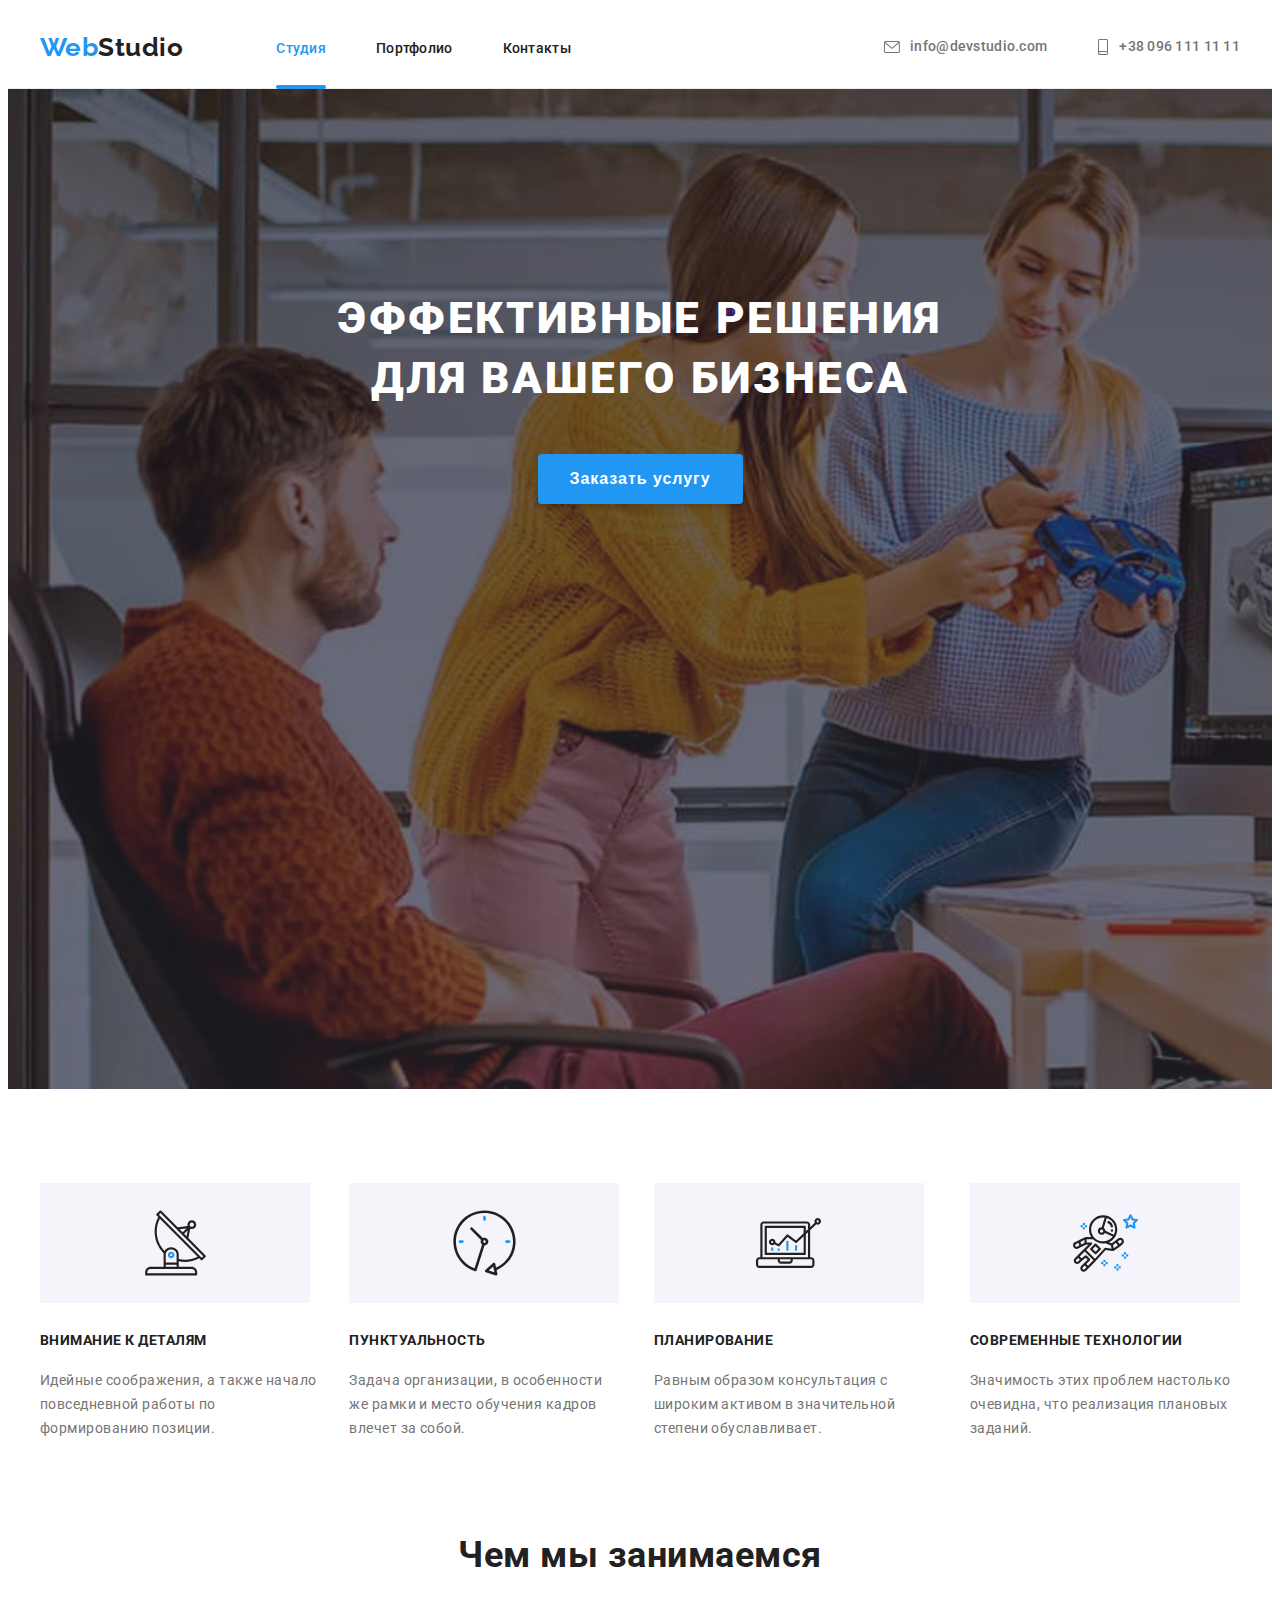
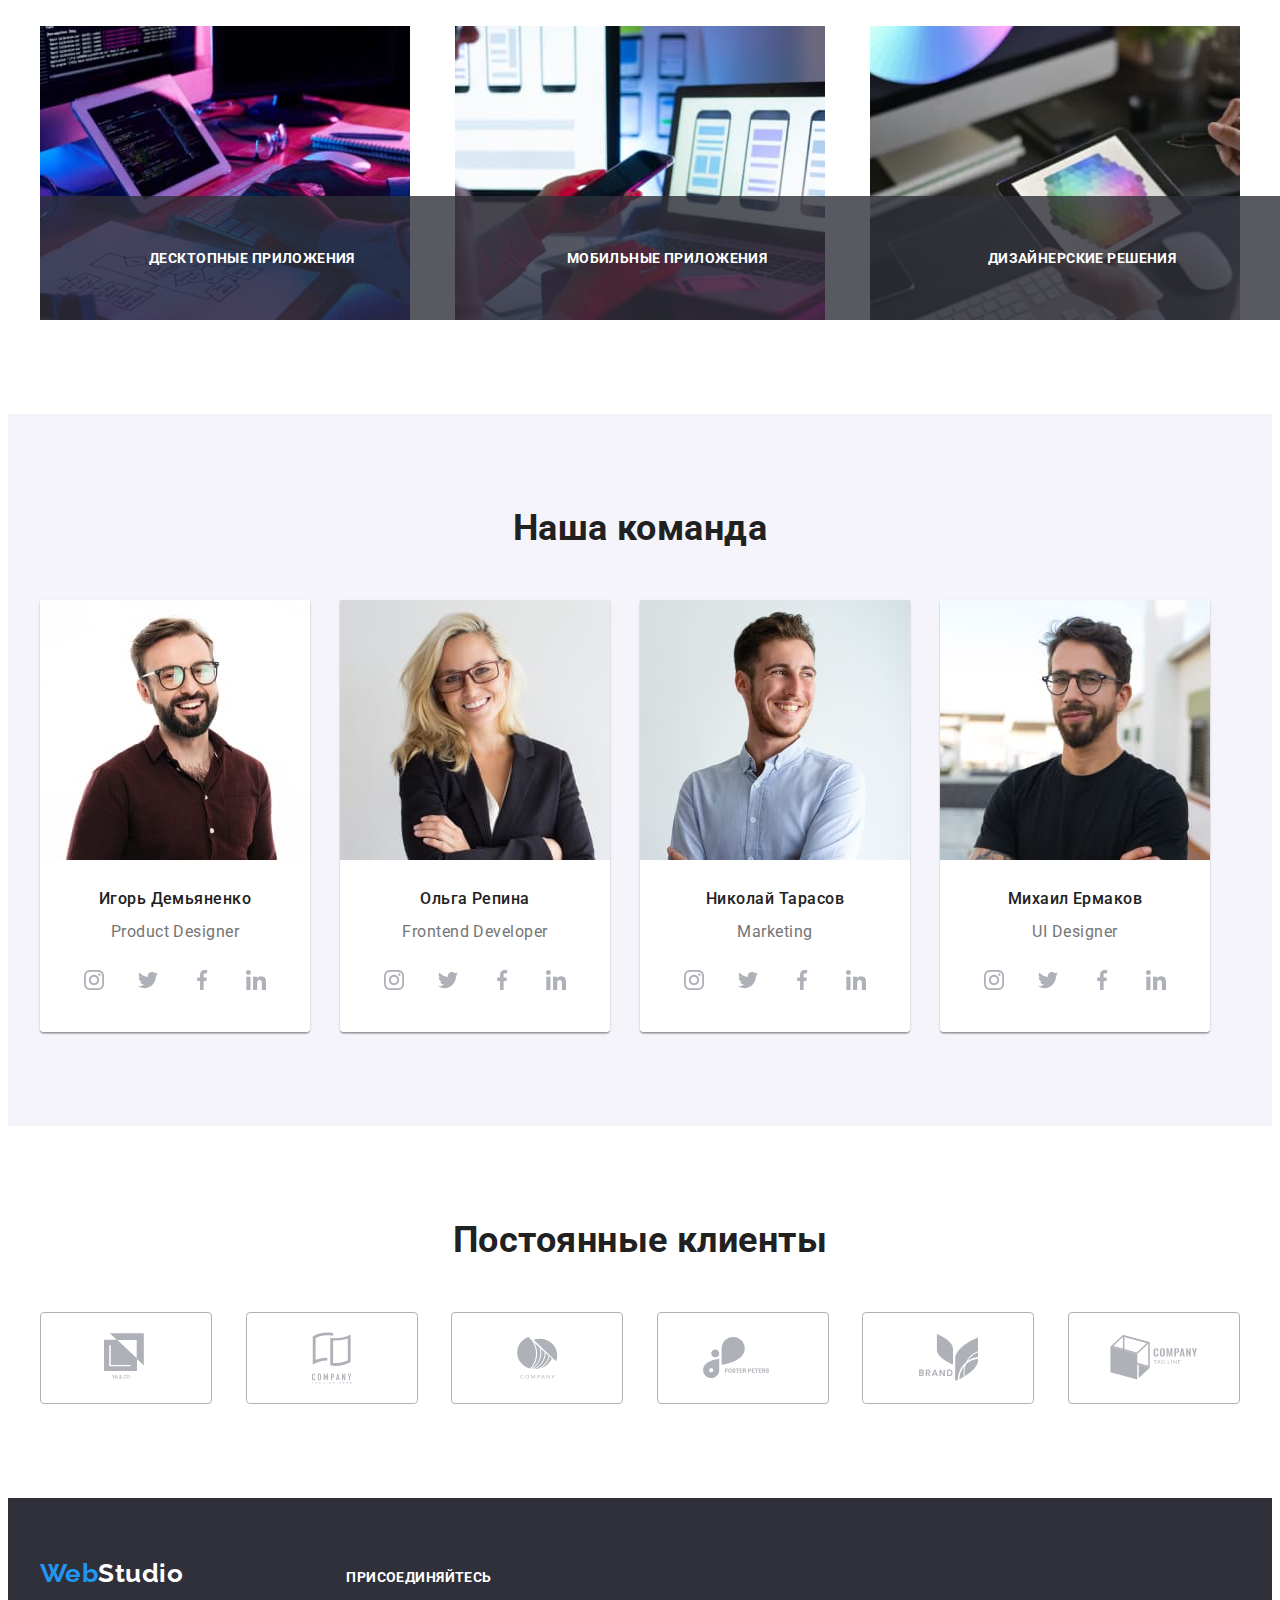
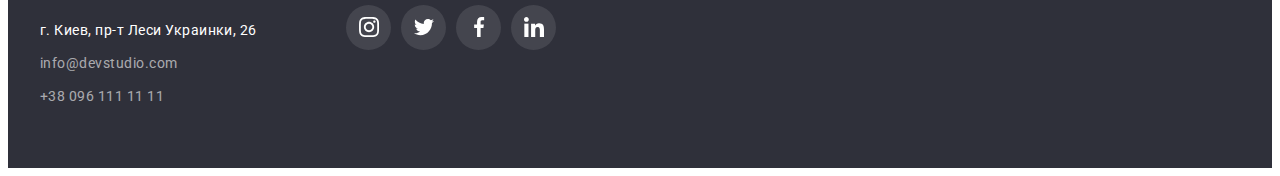
<file: index.html>
<!DOCTYPE html>
<html lang="ru">

<head>
    <meta charset="UTF-8">
    <meta http-equiv="X-UA-Compatible" content="IE=edge">
    <meta name="viewport" content="width=device-width, initial-scale=1.0">
    <title>Вебстудия</title>
    <link rel="preconnect" href="https://fonts.gstatic.com">
    <link href="https://fonts.googleapis.com/css2?family=Raleway:wght@700&family=Roboto:wght@400;500;700;900&display=swap"
        rel="stylesheet">
    <link rel="stylesheet" href="https://cdnjs.cloudflare.com/ajax/libs/modern-normalize/1.0.0/modern-normalize.min.css"
        integrity="sha512-ISS7cAi1PEhQ8jnbJpJZMd29NlhNj4AWYyLOSp2CE/CsHxTCu+r+t0D2yoJudVrd0/8fTVPUVDzY5Tvli75u/g=="
        crossorigin="anonymous" />
    <link rel="stylesheet" href="./css/styles.css">
</head>

<body>
    <header class="header">
    <div class="container">
        <nav class="navigation">
            <a class="logo" href="./index.html">
                Web<span class="logo-light-theme">Studio</span>
            </a>
            <ul class="navigation-list">
                <li class="navigation-item">
                    <a class="navigation-link active-link"  href="./index.html">Студия</a>
                </li>
                <li class="navigation-item">
                    <a class="navigation-link" href="./portfolio.html">Портфолио</a>
                </li>
                <li class="navigation-item">
                    <a class="navigation-link" href="">Контакты</a>
                </li>
            </ul>
        </nav>
        <ul class="address">
            <li class="link-address-list">
                 <a class="link-address" href="mailto:info@devstudio.com" lang="en"><svg class="mail-img">
                    <use href="./images/sprite.svg#icon-envelope"></use>
                </svg>info@devstudio.com</a>           
            </li>      
             <li class="link-address-list">
                 <a class="link-address" href="tel:+380961111111"><svg class="phone-img">
                    <use href="./images/sprite.svg#icon-smartphone"></use>
                </svg>+38 096 111 11 11</a>
            </li>
        </ul>
        
    </div>
    </header>


    <main>
        <!-- HERO -->
        <section class="hero">
        <div class="container">

            <h1 class="hero-title">Эффективные решения для вашего бизнеса</h1>
            <button class="hero-btn" type="button" data-modal-open>Заказать услугу</button>
        </div>
        </section>

        <!-- ABOUT -->
        <section class="about">
            <div class="about-text container">   
            <h2 class="visually-hidden">Преимущества нашей компании</h2>
            <ul class="list-about">
                <li class="list-about-text"> 
                    <div class="list-about-icon-container">
                    <svg class="list-about-icon-container-img">
                        <use href="./images/sprite.svg#icon-antenna-1"></use>
                    </svg>
                    </div>
                    <h3 class="titles">Внимание к деталям</h3>
                    <p class="description-about">Идейные соображения, а также начало повседневной работы по формированию позиции.</p>
                </li>
                <li class="list-about-text">
                    <div class="list-about-icon-container">
                        <svg class="list-about-icon-container-img">
                            <use href="./images/sprite.svg#icon-clock-1"></use>
                        </svg>
                    </div>
                    <h3 class="titles">Пунктуальность</h3>
                    <p class="description-about">Задача организации, в особенности же рамки и место обучения кадров влечет за собой.</p>
                </li>
                <li class="list-about-text">
                    <div class="list-about-icon-container">
                        <svg class="list-about-icon-container-img">
                            <use href="./images/sprite.svg#icon-diagram-1"></use>
                        </svg>
                    </div>
                    <h3 class="titles">Планирование</h3>
                    <p class="description-about">Равным образом консультация с широким активом в значительной степени обуславливает.</p>
                </li>
                <li class="list-about-text">
                    <div class="list-about-icon-container">
                        <svg class="list-about-icon-container-img">
                            <use href="./images/sprite.svg#icon-astronaut-1"></use>
                        </svg>
                    </div>
                    <h3 class="titles">Современные технологии</h3>
                    <p class="description-about">Значимость этих проблем настолько очевидна, что реализация плановых заданий.</p>
                </li>
            </ul>
        </div>
        </section>
        <section class="about-us">
             <div class="about-images container">
            <h2 class="about-us-title">Чем мы занимаемся</h2>

            <ul class="list img-about-list">
                <li class="img-about">
                    <img src="./images/about/about1.jpg" alt="работа на планшете" width="370" height="294">
                    <p class="about-overlay">Десктопные приложения</p>
                </li>
                <li class="img-about">
                    <img src="./images/about/about2.jpg" alt="работа на ноутбуке" width="370" height="294">
                    <p class="about-overlay">Мобильные приложения</p>
                </li>
                <li class="img-about">
                    <img src="./images/about/about3.jpg" alt="работа на айпад" width="370" height="294">
                    <p class="about-overlay">Дизайнерские решения</p>
                </li>
            </ul>
            </div>  
        </section>
        <!-- OUR TEAM -->
        <section class="team">
            <div class="container">

            <h2 class="about-us-title">Наша команда</h2>

            <ul class="list-team">
                <li class="img-team">
                    <img src="./images/our-team/img1.jpg" alt="Игорь Демьяненко Product Designer" width="270"
                        height="260">
                     <div class="team-list-content-wrapper">  
                    <h3 class="our-team-title">Игорь Демьяненко</h3>
                    <p class="description-team" lang="en">Product Designer</p>
                    <ul>
                        <li class="team-icon-container">
                        <a href="https://www.instagram.com/?hl=ru" target="_blank" rel="noopener noreferrer">
                            <svg aria-label="instagram" width="20" height="20"
                             class="team-icon-container-img">
                            <use href="./images/sprite.svg#icon-instagram-1"></use>
                            </svg>
                        </a>
                    </li>
                        <li class="team-icon-container">
                            <a href="https://twitter.com" target="_blank" rel="noopener noreferrer">
                            <svg  aria-label="twitter" width="20" height="20" 
                            class="team-icon-container-img">
                            <use href="./images/sprite.svg#icon-twitter-1"></use>
                            </svg>
                            </a>
                        </li>
                        <li class="team-icon-container">
                            <a href="https://www.facebook.com" target="_blank" rel="noopener noreferrer">
                            <svg aria-label="facebook" width="20" height="20" 
                            class="team-icon-container-img">
                                <use href="./images/sprite.svg#icon-facebook-1"></use>
                            </svg>
                            </a>
                          </li>
                          <li class="team-icon-container">
                            <a href="https://www.linkedin.com" target="_blank" rel="noopener noreferrer">
                            <svg  aria-label="linkedin" width="20" height="20" 
                            class="team-icon-container-img">
                            <use href="./images/sprite.svg#icon-linkedin-1"></use>
                            </svg>
                            </a>
                        </li>
                    </ul>
                    </div>
                </li>
                <li class="img-team">
                    <img src="./images/our-team/img2.jpg" alt="Ольга Репина Frontend Developer" width="270"
                        height="260">
                    <div class="team-list-content-wrapper">
                    <h3 class="our-team-title">Ольга Репина</h3>
                    <p class="description-team" lang="en">Frontend Developer</p>
                    <ul>
                        <li class="team-icon-container">
                            <a href="https://www.instagram.com/?hl=ru" target="_blank" rel="noopener noreferrer">
                                <svg aria-label="instagram" width="20" height="20" class="team-icon-container-img">
                                    <use href="./images/sprite.svg#icon-instagram-1"></use>
                                </svg>
                            </a>
                            </li>
                            <li class="team-icon-container">
                                <a href="https://twitter.com" target="_blank" rel="noopener noreferrer">
                                    <svg aria-label="twitter" width="20" height="20" class="team-icon-container-img">
                                        <use href="./images/sprite.svg#icon-twitter-1"></use>
                                    </svg>
                                </a>
                            </li>
                            <li class="team-icon-container">
                                <a href="https://www.facebook.com" target="_blank" rel="noopener noreferrer">
                                    <svg aria-label="facebook" width="20" height="20" class="team-icon-container-img">
                                        <use href="./images/sprite.svg#icon-facebook-1"></use>
                                    </svg>
                                </a>
                            </li>
                            <li class="team-icon-container">
                                <a href="https://www.linkedin.com" target="_blank" rel="noopener noreferrer">
                                    <svg aria-label="linkedin" width="20" height="20" class="team-icon-container-img">
                                        <use href="./images/sprite.svg#icon-linkedin-1"></use>
                                    </svg>
                                </a>
                            </li>
                    </ul>
                    </div>
                </li>
                <li class="img-team">
                    <img src="./images/our-team/img3.jpg" alt="Николай Тарасов Marketing" width="270" height="260">
                    <div class="team-list-content-wrapper">
                    <h3 class="our-team-title">Николай Тарасов</h3>
                    <p class="description-team" lang="en">Marketing</p>
                    <ul>
                        <li class="team-icon-container">
                        <a href="https://www.instagram.com/?hl=ru" target="_blank" rel="noopener noreferrer">
                            <svg aria-label="instagram" width="20" height="20" class="team-icon-container-img">
                                <use href="./images/sprite.svg#icon-instagram-1"></use>
                            </svg>
                        </a>
                        </li>
                        <li class="team-icon-container">
                            <a href="https://twitter.com" target="_blank" rel="noopener noreferrer">
                                <svg aria-label="twitter" width="20" height="20" class="team-icon-container-img">
                                    <use href="./images/sprite.svg#icon-twitter-1"></use>
                                </svg>
                            </a>
                        </li>
                        <li class="team-icon-container">
                            <a href="https://www.facebook.com" target="_blank" rel="noopener noreferrer">
                                <svg aria-label="facebook" width="20" height="20" class="team-icon-container-img">
                                    <use href="./images/sprite.svg#icon-facebook-1"></use>
                                </svg>
                            </a>
                        </li>
                        <li class="team-icon-container">
                            <a href="https://www.linkedin.com" target="_blank" rel="noopener noreferrer">
                                <svg aria-label="linkedin" width="20" height="20" class="team-icon-container-img">
                                    <use href="./images/sprite.svg#icon-linkedin-1"></use>
                                </svg>
                            </a>
                        </li>
                    </ul>
                    </div>
                </li>
                <li class="img-team">
                    <img src="./images/our-team/img4.jpg" alt="Михаил Ермаков UI Designer" width="270" height="260">
                    <div class="team-list-content-wrapper">
                    <h3 class="our-team-title">Михаил Ермаков</h3>
                    <p class="description-team" lang="en">UI Designer</p>
                    <ul>
                        <li class="team-icon-container">
                        <a href="https://www.instagram.com/?hl=ru" target="_blank" rel="noopener noreferrer">
                            <svg aria-label="instagram" width="20" height="20" class="team-icon-container-img">
                                <use href="./images/sprite.svg#icon-instagram-1"></use>
                            </svg>
                        </a>
                        </li>
                        <li class="team-icon-container">
                            <a href="https://twitter.com" target="_blank" rel="noopener noreferrer">
                                <svg aria-label="twitter" width="20" height="20" class="team-icon-container-img">
                                    <use href="./images/sprite.svg#icon-twitter-1"></use>
                                </svg>
                            </a>
                        </li>
                        <li class="team-icon-container">
                            <a href="https://www.facebook.com" target="_blank" rel="noopener noreferrer">
                                <svg aria-label="facebook" width="20" height="20" class="team-icon-container-img">
                                    <use href="./images/sprite.svg#icon-facebook-1"></use>
                                </svg>
                            </a>
                        </li>
                        <li class="team-icon-container">
                            <a href="https://www.linkedin.com" target="_blank" rel="noopener noreferrer">
                                <svg aria-label="linkedin" width="20" height="20" class="team-icon-container-img">
                                    <use href="./images/sprite.svg#icon-linkedin-1"></use>
                                </svg>
                            </a>
                        </li>
                    </ul>
                    </div>
                </li>
            </ul>
           </div>
        </section>

      <!-- REGULAR CUSTOMERS -->
    <section class="customers">
        <div class="container">
        <h2 class="customers-title">Постоянные клиенты</h2>
        <ul class="list-customers">
         <li>
             <a class="clients-item" href=""><svg class="clients-link" width="44" height="49">
                <use href="./images/sprite.svg#icon-logo-1"></use>
                </svg></a>
            </li>
           <li>
            <a class="clients-item" href=""><svg class="clients-link" width="40" height="52">
                <use href="./images/sprite.svg#icon-logo-2"></use>
                </svg></a>
            </li>
            <li><a class="clients-item" href=""><svg class="clients-link" width="41" height="42">
                <use href="./images/sprite.svg#icon-logo-3"></use>
                </svg></a>
            </li>
            <li><a class="clients-item" href=""><svg class="clients-link" width="79" height="42">
                <use href="./images/sprite.svg#icon-logo-4"></use>
                </svg></a>
            </li>
            <li><a class="clients-item" href=""><svg class="clients-link" width="59" height="47">
                <use href="./images/sprite.svg#icon-logo-5"></use>
                </svg></a>
            </li>
            <li><a class="clients-item" href=""><svg class="clients-link" width="88" height="45">
                <use href="./images/sprite.svg#icon-logo-6"></use>
                </svg></a>
            </li>
            
        </ul>
        </div>
        </section>
    </main>
    <footer class="footer">
        <div class="container">
        <!-- Contacts information -->
        <div class="address-list-link">
        <a class="logo logo-footer" lang="en" href="./index.html">
            Web<span class="logo-dark-theme">Studio</span>
        </a>
        <address class="address">
            <ul class="list address-list">
                <li class="address-link">
                    <a class="link footer-address" href="https://goo.gl/maps/uirxwReDVHY58YxF7" target="_blank" rel="noopener noreferrer">г. Киев,
                        пр-т Леси Украинки, 26</a>
                </li>
                <li class="address-link">
                    <a class="link footer-contacts" href="mailto:info@devstudio.com" lang="en">info@devstudio.com</a>
                </li>
                <li class="address-link">
                    <a class="link footer-contacts" href="tel:+380961111111">+38 096 111 11 11</a>
                </li>
            </ul>
        </address>
                </div> 
                <div class="social-list-link">
                    <p>Присоединяйтесь</p>
                    <ul class="social-icon-list">
                        <li class="social-icon-container">
                            <a href="https://www.instagram.com/?hl=ru" target="_blank" rel="noopener noreferrer">
                            <svg aria-label="instagram"  width="20" height="20" 
                            class="social-icon-container-img">
                            <use href="./images/sprite.svg#icon-instagram-1"></use>
                            </svg>
                            </a>
                        </li>
                        <li class="social-icon-container">
                            <a href="https://twitter.com" target="_blank" rel="noopener noreferrer">
                            <svg aria-label="twitter" width="20" height="20"
                            class="social-icon-container-img">
                            <use href="./images/sprite.svg#icon-twitter-1"></use>
                            </svg>
                        </a>
                        </li>
                
                        <li class="social-icon-container">
                            <a href="https://www.facebook.com" target="_blank" rel="noopener noreferrer">
                            <svg aria-label="facebook" width="20" height="20"
                            class="social-icon-container-img">
                            <use href="./images/sprite.svg#icon-facebook-1"></use>
                            </svg>
                            </a>
                        </li>
                
                        <li class="social-icon-container">
                            <a href="https://www.linkedin.com" target="_blank" rel="noopener noreferrer">
                            <svg aria-label="linkedin" width="20" height="20"
                            class="social-icon-container-img">
                            <use href="./images/sprite.svg#icon-linkedin-1"></use>
                            </svg>
                            </a>
                        </li>
                
                    </ul>
                </div>
            </div>
        </footer>
        <div class="backdrop is-hidden" data-modal>
          <div class="modal">
              <button type="button" class="modal-close-btn" data-modal-close><svg  width="11" height="11" class="modal-icon-container-img">
                <use href="./images/sprite.svg#icon-close-black-1"></use>
            </svg></button>
          </div>
        </div>
        <script src="./js/modal.js"></script>
</body>

</html>
</file>
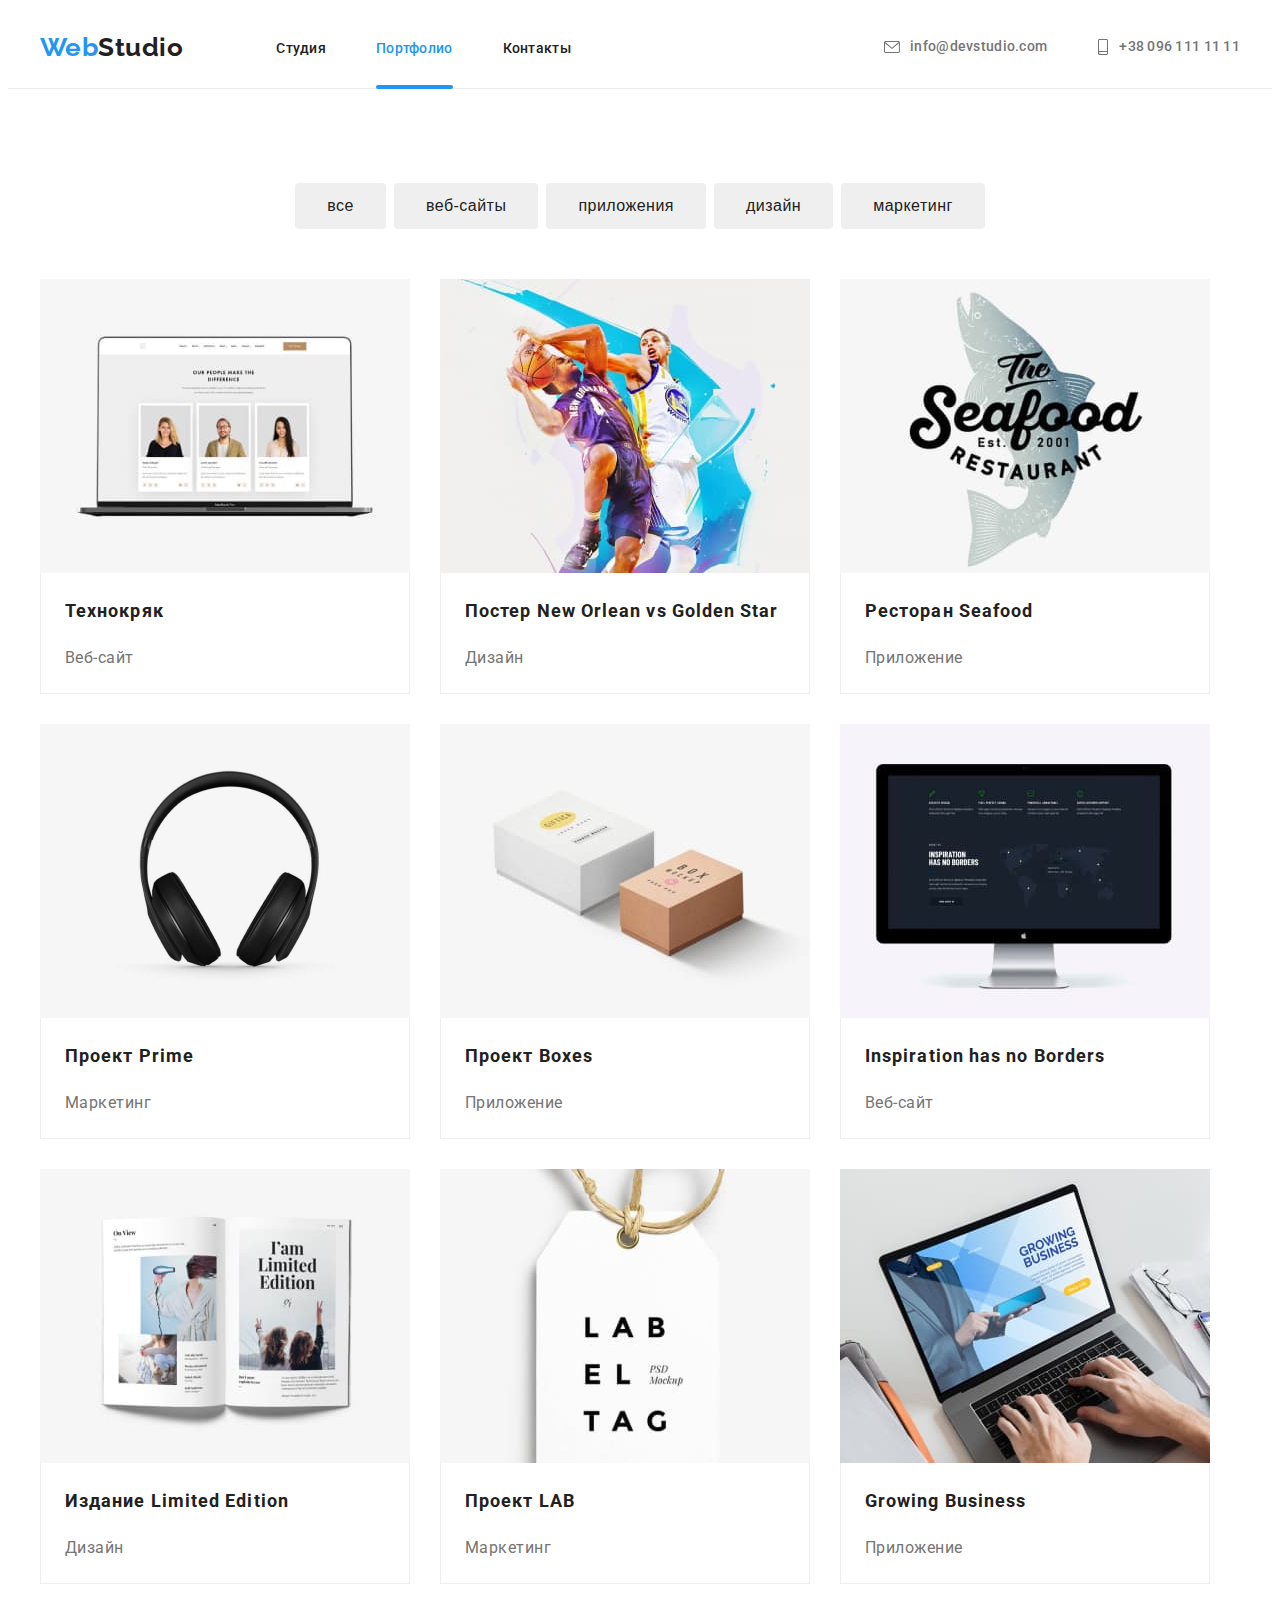
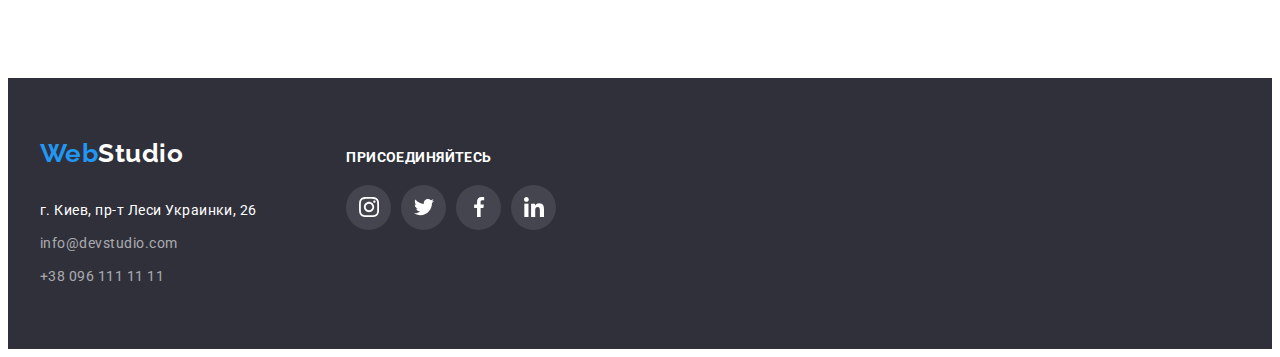
<file: portfolio.html>
<!DOCTYPE html>
<html lang="ru">

<head>
    <meta charset="UTF-8">
    <meta http-equiv="X-UA-Compatible" content="IE=edge">
    <meta name="viewport" content="width=device-width, initial-scale=1.0">
    <title>Портфолио</title>
    <link rel="preconnect" href="https://fonts.gstatic.com">
    <link href="https://fonts.googleapis.com/css2?family=Raleway:wght@700&family=Roboto:wght@400;500;700;900&display=swap"
        rel="stylesheet">
    <link rel="stylesheet" href="https://cdnjs.cloudflare.com/ajax/libs/modern-normalize/1.0.0/modern-normalize.min.css"
        integrity="sha512-ISS7cAi1PEhQ8jnbJpJZMd29NlhNj4AWYyLOSp2CE/CsHxTCu+r+t0D2yoJudVrd0/8fTVPUVDzY5Tvli75u/g=="
        crossorigin="anonymous" />
    <link rel="stylesheet" href="./css/styles.css">
</head>
<body>
<header class="header">
    <div class="container">
    <nav class="navigation">
        <a class="logo" href="./index.html">
            Web<span class="logo-light-theme">Studio</span>
        </a>
        <ul class="navigation-list">
            <li class="navigation-item">
                <a class="navigation-link" href="./index.html">Студия</a>
            </li>
            <li class="navigation-item">
                <a class="navigation-link active-link" href="./portfolio.html">Портфолио</a>
            </li>
            <li class="navigation-item">
                <a class="navigation-link" href="">Контакты</a>
            </li>
        </ul>
    </nav>
    <ul class="address">
   <li class="link-address-list">
    <a class="link-address" href="mailto:info@devstudio.com" lang="en"><svg class="mail-img">
            <use href="./images/sprite.svg#icon-envelope"></use>
        </svg>info@devstudio.com</a>
       
   </li>
   <li class="link-address-list">
    <a class="link-address" href="tel:+380961111111"><svg class="phone-img">
            <use href="./images/sprite.svg#icon-smartphone"></use>
        </svg>+38 096 111 11 11</a>
   </li>
    </ul>
    </div>
</header>
    <main>
         <!-- Projects -->
        <section class="about-buttons-and-cards">
        <div class=" projects container">
       <h1 class="visually-hidden">buttons</h1>  

          <ul class=" list-modal-button">
             <li class="modal-button-item">
                 <button class="modal-button" type="button">все</button>
            </li>
             <li class="modal-button-item">
                 <button class="modal-button" type="button">веб-сайты</button>
            </li>
             <li class="modal-button-item">
                 <button class="modal-button" type="button">приложения</button>
            </li>
             <li class="modal-button-item">
                 <button class="modal-button" type="button">дизайн</button>
            </li>                
             <li class="modal-button-item">
                 <button class="modal-button" type="button">маркетинг</button>
            </li>
          </ul>
        </div>   
       <div class="container cards-container">  
       <h2 class="visually-hidden">cards</h2>

          <ul class=" list-cards">
            <li class="cards-item">
            <a href="">
              <div class ="cards-content-wrapper"> 
                <img src="./images/portfolio/portfolio1.jpg" alt="фото команды разработчиков" width="370"
                        height="294">
                <p class="portfolio-list-overlay">Технокряк это современная площадка распространения коронавируса. 
                Компании используют эту платформу для цифрового
                шпионажа и атак на защищённые сервера конкурентов.</p> 
                </div>
                <div class="cards-list-content-wrapper">
                <h3 class="cards-title">Технокряк</h3>
                <p class="description-cards">Веб-сайт</p>
                </div>
            </a>
            </li>
            <li class="cards-item">
                <a href="">
                <div class="cards-content-wrapper">
              <img src="./images/portfolio/portfolio2.jpg" alt="два баскетболиста дерутся за мяч" width="370"
                        height="294">
                <p class="portfolio-list-overlay">Технокряк это современная площадка распространения коронавируса. 
                Компании используют эту платформу для цифрового
                шпионажа и атак на защищённые сервера конкурентов.</p> 
                </div>
                <div class="cards-list-content-wrapper">
                <h3 class="cards-title">Постер<span lang="en"> New Orlean vs Golden Star </span></h3>
                <p class="description-cards">Дизайн</p>
                </div>
                </a>
            </li>
            <li class="cards-item">
                <a href="">
                <div class="cards-content-wrapper">
              <img src="./images/portfolio/portfolio3.jpg" alt="логотип ресторана в виде рыбы" width="370"
                        height="294">
                <p class="portfolio-list-overlay">Технокряк это современная площадка распространения коронавируса.
                Компании используют эту платформу для цифрового
                шпионажа и атак на защищённые сервера конкурентов.</p>
                </div>
                <div class="cards-list-content-wrapper">
                <h3 class="cards-title">Ресторан<span lang="en"> Seafood </span></h3>
                <p class="description-cards">Приложение</p>
                </div>
                </a>
            </li>
           <li class="cards-item" >
                <a href="">
                <div class="cards-content-wrapper">
              <img src="./images/portfolio/portfolio4.jpg" alt="наушники" width="370"
                        height="294">
                <p class="portfolio-list-overlay">Технокряк это современная площадка распространения коронавируса.
                Компании используют эту платформу для цифрового
                шпионажа и атак на защищённые сервера конкурентов.</p>
                </div>
                <div class="cards-list-content-wrapper">
                <h3 class="cards-title">Проект<span lang="en"> Prime </span></h3>
                <p class="description-cards">Маркетинг</p>
                </div>
                </a>
           </li>
           <li class="cards-item">
                <a href="">
                <div class="cards-content-wrapper">
              <img src="./images/portfolio/portfolio5.jpg" alt="маленькие коробки" width="370"
                        height="294">
                <p class="portfolio-list-overlay">Технокряк это современная площадка распространения коронавируса.
                Компании используют эту платформу для цифрового
                шпионажа и атак на защищённые сервера конкурентов.</p>
                </div>
              <div class="cards-list-content-wrapper"> 
              <h3 class="cards-title">Проект<span lang="en"> Boxes </span></h3>
              <p class="description-cards">Приложение</p>
            </div>
                </a>
           </li>
            <li class="cards-item">
                <a href="">
                <div class="cards-content-wrapper">
              <img src="./images/portfolio/portfolio6.jpg" alt="монитор" width="370"
                        height="294">
                <p class="portfolio-list-overlay">Технокряк это современная площадка распространения коронавируса.
                Компании используют эту платформу для цифрового
                шпионажа и атак на защищённые сервера конкурентов.</p>
                </div>
              <div class="cards-list-content-wrapper">
              <h3 class="cards-title" lang="en">Inspiration has no Borders</h3>
              <p class="description-cards">Веб-сайт</p>
              </div>
                </a>
           </li>
           <li class="cards-item">
               <a href="">
               <div class="cards-content-wrapper">
              <img src="./images/portfolio/portfolio7.jpg" alt="открытый журнал по дизайну" width="370"
                        height="294">
                <p class="portfolio-list-overlay">Технокряк это современная площадка распространения коронавируса.
                Компании используют эту платформу для цифрового
                шпионажа и атак на защищённые сервера конкурентов.</p>
                </div>
              <div class="cards-list-content-wrapper">
              <h3 class="cards-title">Издание<span lang="en"> Limited Edition </span></h3>
              <p class="description-cards">Дизайн</p>
              </div>
               </a>
           </li>
           <li class="cards-item">
              <a href="">
              <div class="cards-content-wrapper">
              <img src="./images/portfolio/portfolio8.jpg" alt="этикетка" width="370"
                        height="294">
                <p class="portfolio-list-overlay">Технокряк это современная площадка распространения коронавируса.
                Компании используют эту платформу для цифрового
                шпионажа и атак на защищённые сервера конкурентов.</p>
                </div>
              <div class="cards-list-content-wrapper">
              <h3 class="cards-title">Проект<span lang="en"> LAB </span></h3>
              <p class="description-cards">Маркетинг</p>
              </div>
              </a>
           </li>
           <li class="cards-item">
              <a href="">
              <div class="cards-content-wrapper">
              <img src="./images/portfolio/portfolio9.jpg" alt="руки на клавиатуре ноутбука" width="370"
                        height="294">
                <p class="portfolio-list-overlay">Технокряк это современная площадка распространения коронавируса.
                Компании используют эту платформу для цифрового
                шпионажа и атак на защищённые сервера конкурентов.</p>
                </div>
              <div class="cards-list-content-wrapper"> 
              <h3 class="cards-title" lang="en">Growing Business</h3>
              <p class="description-cards">Приложение</p>
              </div>
              </a>
           </li>
        </ul>
        </div>
        </section>
      </main>

        <footer class="footer">
        <div class="container">
            <!-- Contacts information -->
            <div class="address-list-link">
            <a class="logo logo-footer" lang="en" href="./index.html">
                Web<span class="logo-dark-theme">Studio</span>
            </a>
            <address class="address">
                <ul class="list address-list">
                    <li class="address-link">
                        <a class="link footer-address" href="https://goo.gl/maps/uirxwReDVHY58YxF7" target="_blank" rel="noopener noreferrer">г. Киев,
                            пр-т Леси Украинки, 26</a>
                    </li>
                    <li class="address-link">
                        <a class="link footer-contacts" href="mailto:info@devstudio.com" lang="en">info@devstudio.com</a>
                    </li>
                    <li class="address-link">
                        <a class="link footer-contacts" href="tel:+380961111111">+38 096 111 11 11</a>
                    </li>
                </ul>
            </address>
            </div>
            <div class="social-list-link">
                <p>Присоединяйтесь</p>
                <ul class="social-icon-list">
                    <li class="social-icon-container">
                        <a href="https://www.instagram.com/?hl=ru" target="_blank" rel="noopener noreferrer">
                            <svg aria-label="instagram" width="20" height="20" class="social-icon-container-img">
                                <use href="./images/sprite.svg#icon-instagram-1"></use>
                            </svg>
                        </a>
                    </li>
                    <li class="social-icon-container">
                        <a href="https://twitter.com" target="_blank" rel="noopener noreferrer">
                            <svg aria-label="twitter" width="20" height="20" class="social-icon-container-img">
                                <use href="./images/sprite.svg#icon-twitter-1"></use>
                            </svg>
                        </a>
                    </li>
                
                    <li class="social-icon-container">
                        <a href="https://www.facebook.com" target="_blank" rel="noopener noreferrer">
                            <svg aria-label="facebook" width="20" height="20" class="social-icon-container-img">
                                <use href="./images/sprite.svg#icon-facebook-1"></use>
                            </svg>
                        </a>
                    </li>
                
                    <li class="social-icon-container">
                        <a href="https://www.linkedin.com" target="_blank" rel="noopener noreferrer">
                            <svg aria-label="linkedin" width="20" height="20" class="social-icon-container-img">
                                <use href="./images/sprite.svg#icon-linkedin-1"></use>
                            </svg>
                        </a>
                    </li>
                
                </ul>
            </div>
            
            
        </div>
    
        </footer>


</body>
</html>
</file>
<file: css/styles.css>
/*-------------------pages colors------------------*/
:root {
  --main-font: "Roboto", sans-serif;
  --secondary-font: "Raleway", sans-serif;
  --accent-color: #2196f3;
  --basic-headers-color: #212121;
  --basic-content-color: #757575;
  --backgrouns-secondary-color: #2f303a;
  --primary-background-color: #fff;
  --third-background-color: #f5f4fa;
  --section-pt: 94px;
  --section-pb: 94px;
  --common-grey: #afb1b8;
  --timing-function: cubic-bezier(0.4, 0, 0.2, 1);
  --duration: 250ms;
}

body {
  font-family: var(--main-font);
  color: var(--basic-content-color);
  font-weight: 400;
  letter-spacing: 0.03em;
}
/*------------------- end pages colors------------------*/

/*------------------- reset styles------------------*/

.address {
  font-style: normal;
  margin-left: auto;
  display: flex;
}

h1,
h2,
h3,
h4,
h5,
h6,
p,
ul,
ol,
a {
  margin: 0;
  padding: 0;
  list-style: none;
  text-decoration: none;
}

img,
svg {
  display: block;
}

.visually-hidden {
  position: absolute !important;
  clip: rect(1px 1px 1px 1px); /* IE6, IE7 */
  clip: rect(1px, 1px, 1px, 1px);
  padding: 0 !important;
  border: 0 !important;
  height: 1px !important;
  width: 1px !important;
  overflow: hidden;
}

.container {
  width: 1200px;
  margin: 0 auto;
  padding-left: 15px;
  padding-right: 15px;
  align-items: center;
}

/*-------------------end reset styles------------------*/

/* ============= LOGO ============= */
.logo {
  font-family: var(--secondary-font);
  font-weight: 700;
  font-size: 26px;
  line-height: 1.19;
  margin-right: 93px;

  color: var(--accent-color);
}

.logo-light-theme {
  color: #212121;
}

.logo-dark-theme {
  color: #ffffff;
}

/* ============= END LOGO ============= */

/* ============= COMPONENTS ============= */
.modal-button {
  font-weight: 500;
  font-size: 16px;
  line-height: 1.62;
  letter-spacing: 0.03em;
  cursor: pointer;
  padding: 10px 32px;
  min-width: 70px;
  border-radius: 4px;
  border: none;
  display: block;
  outline: none;
  color: var(--basic-headers-color);

  transition: color var(--timing-function) var(--duration),
    background-color var(--timing-function) var(--duration),
    box-shadow var(--timing-function) var(--duration);
}

.modal-button:hover,
.modal-button:focus,
.modal-button:active {
  color: var(--primary-background-color);
  background-color: var(--accent-color);
  box-shadow: 0px 3px 1px rgba(0, 0, 0, 0.1), 0px 1px 2px rgba(0, 0, 0, 0.08),
    0px 2px 2px rgba(0, 0, 0, 0.12);
}

.list-modal-button {
  display: flex;
  justify-content: center;
}

.modal-button-item:not(:first-child) {
  margin-left: 8px;
}

/* ============= END COMPONENTS ============= */

/* ============= HEADER ============= */

.header {
  padding-top: 24px;
  padding-bottom: 25px;
  border-bottom: 1px solid #ececec;
}

.header .container {
  display: flex;
  align-items: center;
}

.navigation {
  display: flex;
  align-items: center;
}

.navigation-list {
  display: flex;
  align-items: center;
}

.navigation-link {
  font-weight: 500;
  font-size: 14px;
  line-height: 1.14;
  letter-spacing: 0.02em;
  transition: color var(--timing-function) var(--duration);

  color: var(--basic-headers-color);
}

.navigation-item:not(:last-child) {
  margin-right: 50px;
}

.navigation-item .active-link::after {
  display: block;
  content: "";
  position: absolute;
  width: 100%;
  height: 4px;
  border-radius: 2px;
  background-color: var(--accent-color);
  margin-top: 30px;
  left: 0;
  top: 15px;
}

.navigation-item .active-link {
  position: relative;
}

.active-link {
  color: var(--accent-color);
}

.navigation-link:hover,
.navigation-link:focus {
  color: var(--accent-color);
}

.link-address {
  font-weight: 500;
  font-size: 14px;
  line-height: 1.14;
  letter-spacing: 0.02em;
  color: var(--basic-content-color);
  display: flex;
  align-items: center;
  transition: color var(--timing-function) var(--duration);
}

.link-address:hover,
.link-address:focus {
  color: var(--accent-color);
}

.link-address-list:not(:last-child) {
  margin-right: 50px;
}

.mail-img {
  width: 16px;
  height: 12px;
  fill: currentColor;
  margin-right: 10px;
}

.phone-img {
  width: 12px;
  height: 16px;
  fill: currentColor;
  margin-right: 10px;
}

/* ============= END HEADER ============= */

/* ============= HERO ============= */

.hero-btn {
  display: block;
  font-weight: 700;
  font-size: 16px;
  line-height: 1.85;
  text-align: center;
  letter-spacing: 0.06em;
  background-color: var(--accent-color);
  margin: 0 auto;
  margin-top: 45px;
  min-width: 200px;
  height: 50px;
  padding: 10px 32px;

  box-shadow: 0px 4px 4px rgba(0, 0, 0, 0.15);
  border-radius: 4px;
  border: none;
  transition: color var(--timing-function) var(--duration),
    background-color var(--timing-function) var(--duration);

  color: #ffffff;
}

.hero-btn:hover,
.hero-btn:focus {
  background-color: #188ce8;
}

.hero-title {
  font-weight: 900;
  font-size: 44px;
  line-height: 1.36;

  text-align: center;
  letter-spacing: 0.06em;
  text-transform: uppercase;
  max-width: 696px;
  margin: 0 auto;

  color: #ffffff;
}
.hero {
  background-image: linear-gradient(
      rgba(47, 48, 58, 0.4),
      rgba(62, 63, 77, 0.4)
    ),
    url(../images/hero/hero-background.jpg);
  padding-top: 200px;
  padding-bottom: 200px;
  background-color: var(--backgrouns-secondary-color);
  height: 600px;
  background-repeat: no-repeat;
  background-size: cover;
}

/* ============= END HERO ============= */

/* ============= ABOUT ============= */
.cards-title {
  font-weight: 700;
  font-size: 18px;
  line-height: 2;
  letter-spacing: 0.06em;

  color: var(--basic-headers-color);
}

.titles {
  font-weight: 700;
  font-size: 14px;
  line-height: 1.14;
  text-transform: uppercase;
  margin-bottom: 20px;

  color: var(--basic-headers-color);
}

.about {
  background: var(--primary-background-color);
  padding-top: var(--section-pt);
}

.about-us {
  background: var(--primary-background-color);
}

.description-about {
  font-size: 14px;
  line-height: 1.71;
}

.description-cards {
  font-size: 16px;
  line-height: 30px;
  color: var(--basic-content-color);
}

.list-about {
  display: flex;
  justify-content: space-between;
  margin-left: -30px;
}

.list-about-text {
  margin-left: 30px;
}

.list-about-icon-container {
  width: 270px;
  height: 120px;
  background-color: var(--third-background-color);
  margin-bottom: 30px;
  display: flex;
  align-items: center;
  justify-content: center;
}

.list-about-icon-container-img {
  width: 65px;
  height: 70px;
}

.img-about-list {
  display: flex;
  justify-content: space-between;
  margin-left: -30px;
  margin-top: -30px;
}

.img-about {
  flex-basis: calc (100% / 3 - 30px);
  margin-left: 30px;
  margin-top: 30px;
  position: relative;
}
.about-overlay {
  position: absolute;
  bottom: 0;
  left: 0;
  width: 100%;
  height: 70px;
  background: rgba(47, 48, 58, 0.8);
  justify-content: center;
  align-items: center;
  display: flex;
  padding: 27px;
  font-weight: 700;
  font-size: 14px;
  line-height: 1, 142;
  letter-spacing: 0.03em;
  text-transform: uppercase;
  color: #ffffff;
}

.about-us-title {
  font-weight: 700;
  font-size: 36px;
  line-height: 1.16;
  text-align: center;

  color: var(--basic-headers-color);
  margin-bottom: 50px;
}

.about-images {
  padding-top: var(--section-pt);
  padding-bottom: var(--section-pb);
}

/* ============= END ABOUT ============= */

/* ============= Projects ============= */

.projects {
  padding-top: var(--section-pt);
  padding-bottom: 50px;
}

.list-cards {
  display: flex;
  flex-wrap: wrap;
  margin-left: -30px;
  margin-top: -30px;
}

.cards-item {
  margin-left: 30px;
  margin-top: 30px;

  transition: box-shadow var(--duration) var(--timing-function);
}

.cards-list-content-wrapper {
  padding: 20px 24px;
  background-color: white;
  border: 1px solid #eeeeee;
  border-top: none;
}

.cards-title {
  margin-bottom: 14px;
}

.cards-container {
  padding-bottom: var(--section-pb);
}

.portfolio-list-overlay {
  position: absolute;
  top: 0;
  left: 0;
  height: 100%;
  background-color: rgba(33, 150, 243, 0.9);
  font-size: 18px;
  line-height: 1.56;
  letter-spacing: 0.03em;
  color: var(--primary-background-color);
  padding: 63px 24px;
  transform: translateY(100%);
  transition: transform var(--duration) var(--timing-function);
}

.cards-content-wrapper {
  position: relative;
  overflow: hidden;
}

.cards-item a:hover .portfolio-list-overlay,
.cards-item a:focus .portfolio-list-overlay {
  transform: translateY(0);
}

.cards-item:hover,
.cards-item:focus,
.cards-item:active {
  box-shadow: 0px 1px 1px rgba(0, 0, 0, 0.12), 0px 4px 4px rgba(0, 0, 0, 0.06),
    1px 4px 6px rgba(0, 0, 0, 0.16);
}

/* ============= END Projects ============= */

/* ============= OUR TEAM ============= */

.our-team-title {
  font-weight: 500;
  font-size: 16px;
  line-height: 1.18;
  margin-bottom: 14px;

  color: var(--basic-headers-color);
}
.team {
  background: var(--third-background-color);
  padding-top: var(--section-pt);
  padding-bottom: var(--section-pb);
}

.description-team {
  font-size: 16px;
  line-height: 1.18;
  margin-bottom: 16px;
}

.list-team {
  display: flex;
  flex-wrap: wrap;
  margin-left: -30px;
}

.img-team {
  margin-left: 30px;
  box-shadow: 0px 1px 3px rgba(0, 0, 0, 0.12), 0px 1px 1px rgba(0, 0, 0, 0.14),
    0px 2px 1px rgba(0, 0, 0, 0.2);
  border-radius: 0px 0px 4px 4px;
  overflow: hidden;
}

.team-list-content-wrapper {
  padding: 30px 32px;
  text-align: center;
  background-color: white;
}

.team-list-content-wrapper > ul {
  display: flex;
  justify-content: center;
}

/*.team-icon-container-img {
  width: 20px;
  height: 20px;
}*/

.team-icon-container-img use {
  fill: var(--common-grey);
  transition: fill var(--timing-function) var(--duration);
}

.team-icon-container:hover .team-icon-container-img use {
  fill: var(--primary-background-color);
}
.team-icon-container:not(:last-child) {
  margin-right: 10px;
}
.team-icon-container {
  width: 44px;
  height: 44px;
  border-radius: 50%;
  display: flex;
  justify-content: center;
  align-items: center;
  transition: background-color var(--timing-function) var(--duration);
}

.team-icon-container:hover,
.team-icon-container:focus {
  background-color: var(--accent-color);
  cursor: pointer;
}

/* =============END OUR TEAM ============= */

/*============= REGULAR CUSTOMERS ============= */
.customers {
  background: var(--primary-background-color);
  padding-top: var(--section-pt);
  padding-bottom: var(--section-pb);
}

.customers-title {
  font-weight: 700;
  font-size: 36px;
  line-height: 1.16;
  text-align: center;

  color: var(--basic-headers-color);
  margin-bottom: 50px;
}

.list-customers {
  display: flex;
  justify-content: space-between;
  align-items: center;
}

.clients-item {
  width: 170px;
  height: 90px;
  border: 1px solid var(--common-grey);
  border-radius: 4px;
  display: flex;
  justify-content: center;
  align-items: center;
  transition: border-color var(--timing-function) var(--duration);
}

.clients-item:hover .clients-link,
.clients-item:focus .clients-link {
  fill: var(--accent-color);
}
.clients-item:hover,
.clients-item:focus {
  border-color: var(--accent-color);
}

.clients-link {
  fill: var(--common-grey);
  transition: var(--timing-function) var(--duration);
}

/* =============END REGULAR CUSTOMERS ============= */
/* =============FOOTER============= */

.footer {
  background-color: var(--backgrouns-secondary-color);
}

.footer .container {
  display: flex;
  align-items: baseline;
}

.footer-address {
  color: #ffffff;
  font-size: 14px;
  line-height: 1.71;
}

.footer-contacts {
  color: rgba(255, 255, 255, 0.6);
  font-size: 14px;
  line-height: 1.71;
}

.address-link:not(:last-child) {
  margin-bottom: 9px;
}

.logo-footer {
  display: block;
  margin-bottom: 30px;
}

.social-icon-container {
  width: 45px;
  height: 45px;
  border-radius: 50%;
  display: flex;
  justify-content: center;
  align-items: center;
  background: rgba(255, 255, 255, 0.1);
  transition: background-color var(--timing-function) var(--duration);
}

.social-icon-container:not(:last-child) {
  margin-right: 10px;
}

.social-icon-container-img use {
  fill: var(--primary-background-color);
  transition: fill var(--timing-function) var(--duration);
}

.social-icon-container:hover > svg > use {
  fill: var(--primary-background-color);
}

.social-icon-container:hover,
.social-icon-container:focus {
  background-color: var(--accent-color);
  cursor: pointer;
}

.social-list-link > ul {
  display: flex;
}

.footer p {
  font-family: var(--main-font);
  font-weight: bold;
  font-size: 14px;
  line-height: 16px;
  letter-spacing: 0.03em;
  color: #ffffff;
  margin-bottom: 20px;
  text-transform: uppercase;
}

.footer > .container > :first-child {
  padding-top: 60px;
  padding-bottom: 60px;
}

.address-list-link {
  margin-right: 70px;
}

/* =============END FOOTER ============= */

/* ============= MODAL WINDOWS ============= */

.backdrop {
  position: fixed;
  width: 100vw;
  height: 100vh;
  left: 0px;
  top: 0px;

  background: rgba(0, 0, 0, 0.2);
  transition: opasity var(--timing-function) var(--duration);
}

.modal {
  position: absolute;
  width: 528px;
  height: 580px;
  left: 50%;
  top: 50%;
  transform: translate(-50%, -50%);

  background: #ffffff;
  box-shadow: 0px 1px 3px rgba(0, 0, 0, 0.12), 0px 1px 1px rgba(0, 0, 0, 0.14),
    0px 2px 1px rgba(0, 0, 0, 0.2);
  border-radius: 4px;
}

.modal-close-btn {
  position: absolute;
  top: 8px;
  right: 8px;
  width: 30px;
  height: 30px;
  border-radius: 50%;
  display: flex;
  justify-content: center;
  align-items: center;
  border: 1px solid rgba(0, 0, 0, 0.1);
  cursor: pointer;
  background: var(--primary-background-color);
}

.modal-icon-container-img use {
  fill: #000000;
}

.is-hidden {
  opacity: 0;
  visibility: hidden;
  pointer-events: none;
}

/* =============END WINDOWS ============= */
</file>
